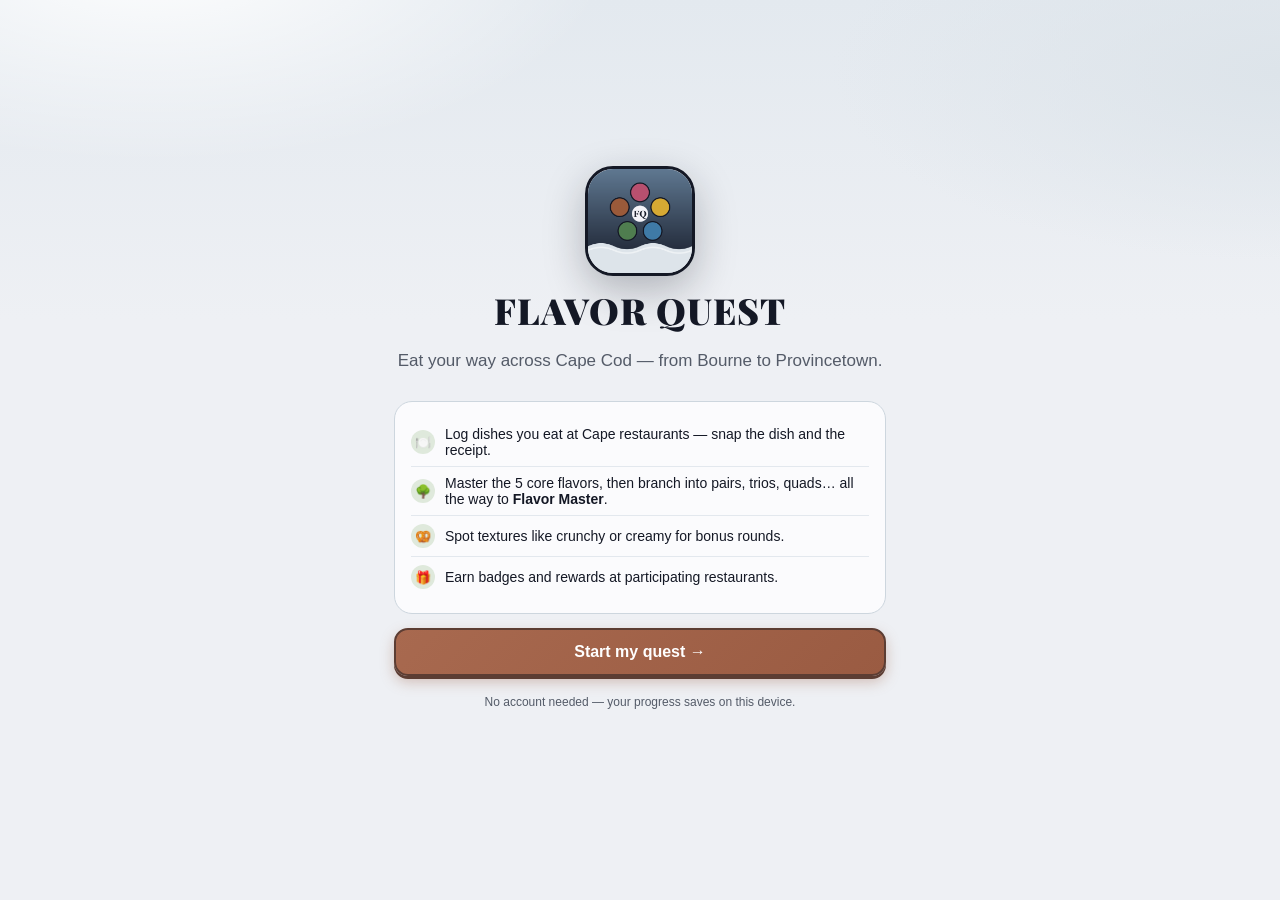
<file: index.html>
<!doctype html>
<html lang="en">
<head>
<meta charset="utf-8">
<meta name="viewport" content="width=device-width, initial-scale=1, viewport-fit=cover">
<title>Flavor Quest – Cape Cod</title>
<meta name="description" content="Eat your way across Cape Cod. Unlock the flavor tree, discover textures, earn badges and rewards.">
<meta name="theme-color" content="#141825">
<meta name="apple-mobile-web-app-capable" content="yes">
<meta name="mobile-web-app-capable" content="yes">
<meta name="apple-mobile-web-app-status-bar-style" content="black-translucent">
<meta name="apple-mobile-web-app-title" content="Flavor Quest">
<link rel="manifest" href="manifest.json">
<link rel="icon" href="icons/icon.svg" type="image/svg+xml">
<link rel="apple-touch-icon" href="icons/apple-touch-icon.png">
<link rel="preconnect" href="https://fonts.googleapis.com">
<link rel="preconnect" href="https://fonts.gstatic.com" crossorigin>
<link rel="stylesheet" href="https://fonts.googleapis.com/css2?family=Playfair+Display:ital,wght@0,700;0,900;1,700&display=swap">
<link rel="stylesheet" href="css/style.css?v=3">
</head>
<body>
<div id="app">
  <header class="topbar" id="topbar" hidden>
    <button class="me" id="meBtn" aria-label="Profile and settings">
      <span class="avatar sm" id="meAvatar"></span>
      <span class="me-text"><b id="meName"></b><small id="meLevel"></small></span>
    </button>
    <div class="xpwrap" aria-label="Experience">
      <div class="xpbar"><i id="xpFill"></i></div>
      <small id="xpText"></small>
    </div>
  </header>

  <main id="view" class="view"></main>

  <nav class="bottomnav" id="bottomnav" hidden>
    <button data-tab="home"><span class="ni">🗺️</span><span>Map</span></button>
    <button data-tab="tree"><span class="ni">🌳</span><span>Tree</span></button>
    <button data-tab="log" class="log-btn"><span class="ni plus">＋</span><span>Log</span></button>
    <button data-tab="journal"><span class="ni">📔</span><span>Journal</span></button>
    <button data-tab="rewards"><span class="ni">🏆</span><span>Rewards</span></button>
  </nav>
</div>

<div class="sheet-backdrop" id="sheetBackdrop" hidden></div>
<section class="sheet" id="sheet" role="dialog" aria-modal="true" hidden>
  <div class="sheet-grip"></div>
  <button class="sheet-close" id="sheetClose" aria-label="Close">✕</button>
  <div id="sheetBody"></div>
</section>
<div id="toasts" class="toasts" aria-live="polite"></div>
<div id="confetti" class="confetti" aria-hidden="true"></div>

<script src="js/avatar-studio.js?v=3"></script>
<script src="js/app.js?v=3"></script>
</body>
</html>
</file>
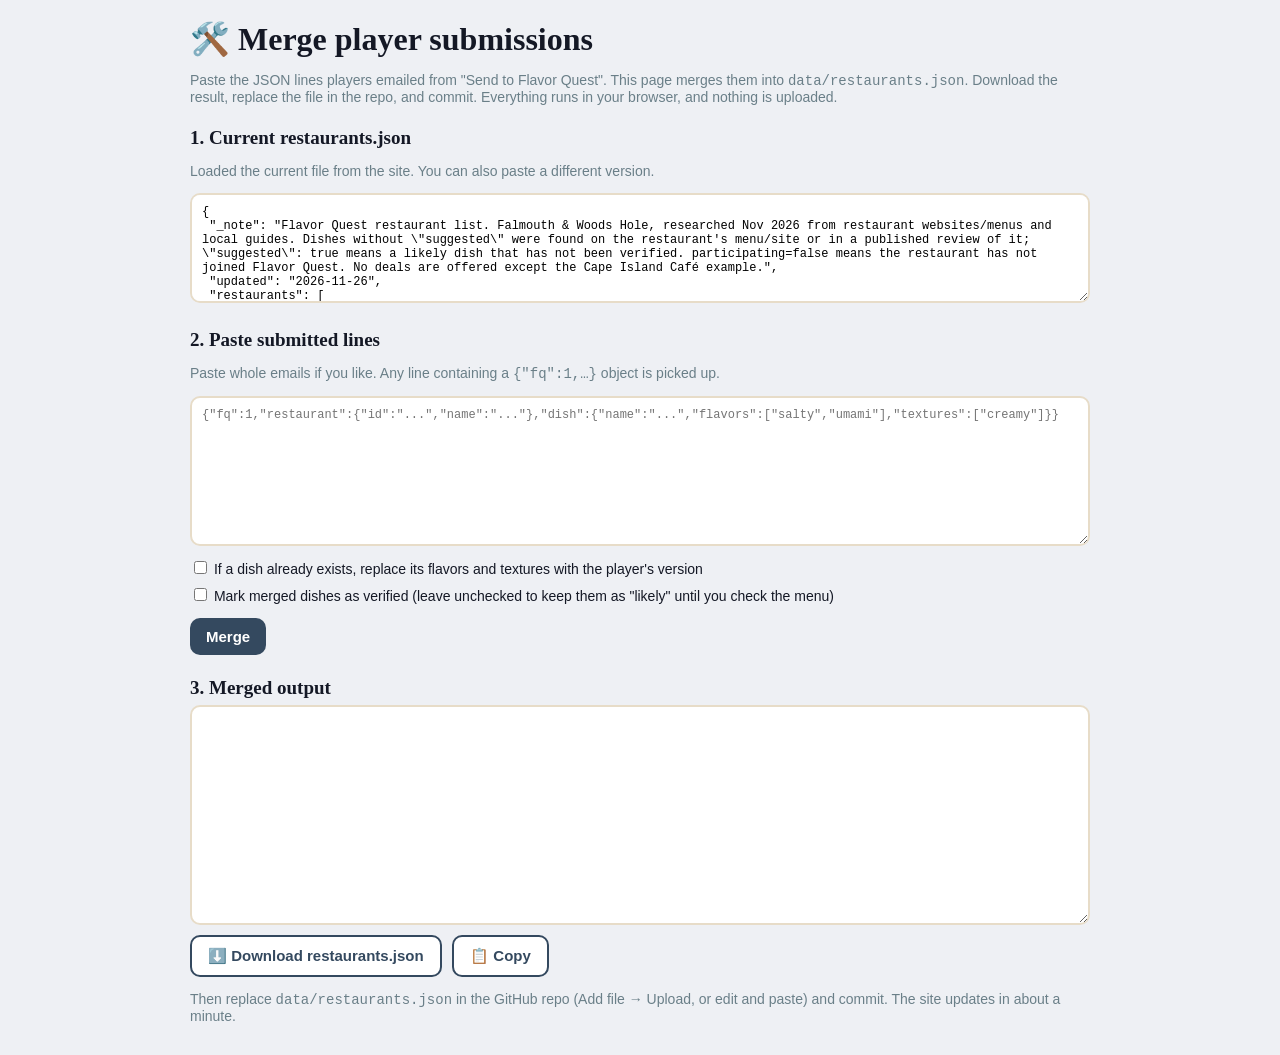
<file: admin.html>
<!doctype html>
<html lang="en">
<head>
<meta charset="utf-8">
<meta name="viewport" content="width=device-width, initial-scale=1">
<meta name="robots" content="noindex,nofollow">
<title>Flavor Quest – Admin: merge player submissions</title>
<link rel="icon" href="icons/icon.svg" type="image/svg+xml">
<style>
  body{font-family:-apple-system,BlinkMacSystemFont,"Segoe UI",Roboto,Arial,sans-serif;margin:0;background:#eef0f4;color:#141825}
  main{max-width:900px;margin:0 auto;padding:20px}
  h1{font-family:Georgia,serif;margin:0 0 4px} h2{font-family:Georgia,serif;font-size:19px;margin:22px 0 6px}
  .muted{color:#6a7f88;font-size:14px}
  textarea{width:100%;box-sizing:border-box;min-height:150px;font:12px ui-monospace,Menlo,monospace;border:2px solid #e7dcc8;border-radius:10px;padding:10px;background:#fff}
  #current{min-height:110px} #out{min-height:220px}
  button,.btn{display:inline-block;padding:10px 16px;border-radius:10px;border:0;background:#34495f;color:#fff;font-weight:700;cursor:pointer;font-size:15px;text-decoration:none;margin:6px 6px 0 0}
  button.ghost{background:#fff;color:#34495f;border:2px solid #34495f}
  label.opt{display:block;margin:8px 0;font-size:14px}
  ol{padding-left:20px} li{margin:4px 0;font-size:14px}
  .ok{color:#3d7b14} .warn{color:#a26b00} .bad{color:#c23a2b}
  .card{background:#fff;border-radius:14px;padding:14px;box-shadow:0 4px 14px rgba(8,59,78,.1);margin-top:12px}
</style>
</head>
<body>
<main>
  <h1>🛠️ Merge player submissions</h1>
  <p class="muted">Paste the JSON lines players emailed from "Send to Flavor Quest". This page merges them into <code>data/restaurants.json</code>. Download the result, replace the file in the repo, and commit. Everything runs in your browser, and nothing is uploaded.</p>

  <h2>1. Current restaurants.json</h2>
  <p class="muted" id="curStatus">Loading the live file…</p>
  <textarea id="current" spellcheck="false"></textarea>

  <h2>2. Paste submitted lines</h2>
  <p class="muted">Paste whole emails if you like. Any line containing a <code>{"fq":1,…}</code> object is picked up.</p>
  <textarea id="lines" spellcheck="false" placeholder='{"fq":1,"restaurant":{"id":"...","name":"..."},"dish":{"name":"...","flavors":["salty","umami"],"textures":["creamy"]}}'></textarea>
  <label class="opt"><input type="checkbox" id="overwrite"> If a dish already exists, replace its flavors and textures with the player's version</label>
  <label class="opt"><input type="checkbox" id="markVerified"> Mark merged dishes as verified (leave unchecked to keep them as "likely" until you check the menu)</label>
  <button id="merge">Merge</button>

  <div class="card" id="report" hidden><h2 style="margin-top:0">Result</h2><ol id="log"></ol></div>

  <h2>3. Merged output</h2>
  <textarea id="out" spellcheck="false" readonly></textarea>
  <button id="download" class="ghost">⬇️ Download restaurants.json</button>
  <button id="copy" class="ghost">📋 Copy</button>
  <p class="muted">Then replace <code>data/restaurants.json</code> in the GitHub repo (Add file → Upload, or edit and paste) and commit. The site updates in about a minute.</p>
</main>
<script>
(function(){
  var $ = function(id){ return document.getElementById(id); };
  var FIDS = ['sweet','sour','salty','bitter','umami'];
  var TEX = ['crunchy','creamy','chewy','crispy','tender','flaky','juicy','fizzy','silky','spicy-hot'];
  var norm = function(s){ return String(s||'').toLowerCase().normalize('NFD').replace(/[\u0300-\u036f]/g,'').replace(/\b(the|restaurant|cafe|bar|and|grill|pub)\b/g,'').replace(/[^a-z0-9]/g,''); };
  var slug = function(s){ return String(s||'').toLowerCase().normalize('NFD').replace(/[\u0300-\u036f]/g,'').replace(/[^a-z0-9]+/g,'-').replace(/^-|-$/g,'').slice(0,50); };
  fetch('data/restaurants.json', { cache: 'no-cache' }).then(function(r){ return r.text(); }).then(function(t){ $('current').value = t; $('curStatus').textContent = 'Loaded the current file from the site. You can also paste a different version.'; })
    .catch(function(){ $('curStatus').textContent = 'Could not load automatically. Paste the contents of data/restaurants.json here.'; });

  function extract(text){
    var out = [];
    text.split(/\r?\n/).forEach(function(line){
      var i = line.indexOf('{'); if (i < 0) return;
      var j = line.lastIndexOf('}'); if (j <= i) return;
      try { var o = JSON.parse(line.slice(i, j + 1)); if (o && o.fq && o.restaurant && o.dish) out.push(o); } catch (e) {}
    });
    return out;
  }
  $('merge').onclick = function(){
    var log = $('log'); log.innerHTML = ''; $('report').hidden = false;
    var add = function(cls, msg){ var li = document.createElement('li'); li.className = cls; li.textContent = msg; log.appendChild(li); };
    var data;
    try { data = JSON.parse($('current').value); } catch (e) { add('bad', 'Current restaurants.json is not valid JSON: ' + e.message); return; }
    var list = data.restaurants || (data.restaurants = []);
    var subs = extract($('lines').value);
    if (!subs.length) { add('bad', 'No submission lines found.'); return; }
    var overwrite = $('overwrite').checked, verified = $('markVerified').checked;
    var nNewR = 0, nNewD = 0, nUpd = 0, nSkip = 0;
    subs.forEach(function(s){
      var sr = s.restaurant, sd = s.dish;
      var flavors = FIDS.filter(function(f){ return (sd.flavors||[]).indexOf(f) >= 0; });
      var textures = (sd.textures||[]).filter(function(t){ return TEX.indexOf(t) >= 0; });
      if (!sr.name || !sd.name || !flavors.length) { add('bad', 'Skipped an incomplete line (' + (sd.name||'?') + ')'); nSkip++; return; }
      var r = list.find(function(x){ return x.id === sr.id; }) || list.find(function(x){ return norm(x.name) === norm(sr.name) && (!sr.village || !x.village || x.village === sr.village || x.town === sr.town); });
      if (!r) {
        var id = sr.id && !/^custom-/.test(sr.id) ? (/^osm-/.test(sr.id) ? slug(sr.name + ' ' + (sr.village || sr.town || '')) : sr.id) : slug(sr.name + ' ' + (sr.village || sr.town || ''));
        while (list.some(function(x){ return x.id === id; })) id += '-2';
        r = { id: id, name: sr.name, town: sr.town || 'Falmouth', village: sr.village || '', address: sr.address || '', lat: sr.lat || null, lng: sr.lng || null,
              cuisine: sr.cuisine || '', website: sr.website || '', participating: false, featured: false, addedFrom: 'player submission' + (sr.osm ? ' (OSM ' + sr.osm + ')' : ''), dishes: [] };
        list.push(r); nNewR++; add('ok', 'New restaurant: ' + r.name + ' (id ' + r.id + ')');
      }
      r.dishes = r.dishes || [];
      var d = r.dishes.find(function(x){ return norm(x.name) === norm(sd.name); });
      if (d) {
        if (overwrite) { d.flavors = flavors; d.textures = textures; d.playerConfirmed = true; if (verified) delete d.suggested; nUpd++; add('warn', 'Updated ' + d.name + ' @ ' + r.name + ' → ' + flavors.join('+')); }
        else { d.playerConfirmed = true; nSkip++; add('', 'Already listed: ' + d.name + ' @ ' + r.name + ' (kept existing tags; marked player-confirmed)'); }
      } else {
        var nd = { name: sd.name, flavors: flavors, textures: textures };
        if (!verified) nd.suggested = true;
        nd.playerConfirmed = true;
        r.dishes.push(nd); nNewD++; add('ok', 'Added dish: ' + sd.name + ' @ ' + r.name + ' → ' + flavors.join('+'));
      }
    });
    data.updated = new Date().toISOString().slice(0, 10);
    $('out').value = JSON.stringify(data, null, 1);
    add('', 'Summary: ' + subs.length + ' lines · ' + nNewR + ' new restaurants · ' + nNewD + ' new dishes · ' + nUpd + ' updated · ' + nSkip + ' unchanged/skipped');
  };
  $('download').onclick = function(){
    if (!$('out').value) return alert('Merge first.');
    var a = document.createElement('a'); a.href = URL.createObjectURL(new Blob([$('out').value], { type: 'application/json' })); a.download = 'restaurants.json';
    document.body.appendChild(a); a.click(); setTimeout(function(){ a.remove(); }, 500);
  };
  $('copy').onclick = function(){ $('out').select(); try { navigator.clipboard.writeText($('out').value); } catch (e) { document.execCommand('copy'); } };
})();
</script>
</body>
</html>
</file>
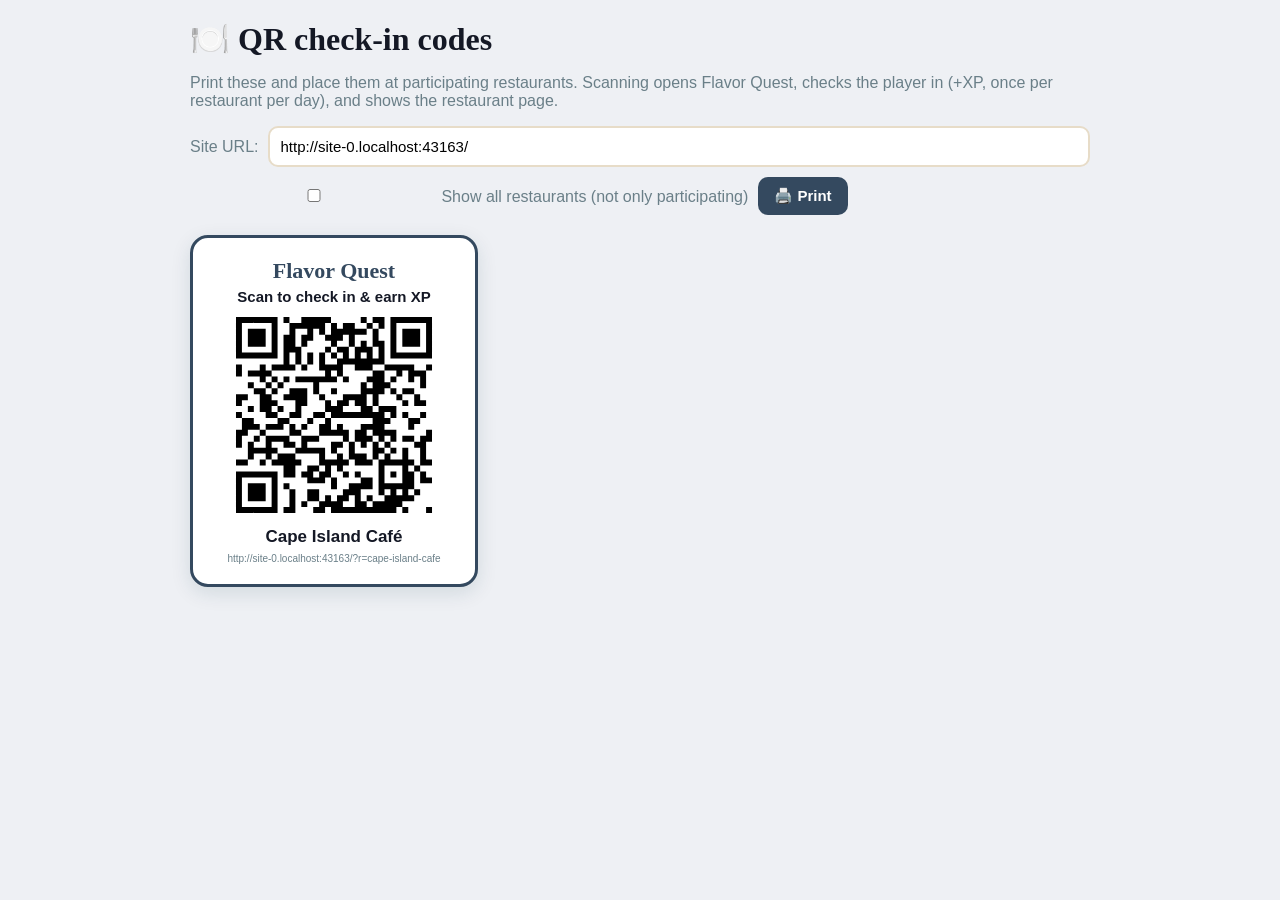
<file: qr.html>
<!doctype html>
<html lang="en">
<head>
<meta charset="utf-8">
<meta name="viewport" content="width=device-width, initial-scale=1">
<title>Flavor Quest – Printable QR check-in codes</title>
<link rel="icon" href="icons/icon.svg" type="image/svg+xml">
<style>
  body{font-family:-apple-system,BlinkMacSystemFont,"Segoe UI",Roboto,Arial,sans-serif;margin:0;background:#eef0f4;color:#141825}
  header{padding:20px;max-width:900px;margin:0 auto}
  h1{font-family:Georgia,serif;margin:0 0 6px}
  .muted{color:#6a7f88}
  .bar{display:flex;gap:10px;flex-wrap:wrap;align-items:center;margin-top:12px}
  .bar input{flex:1;min-width:240px;padding:10px;border-radius:10px;border:2px solid #e7dcc8;font-size:15px}
  button{padding:10px 16px;border-radius:10px;border:0;background:#34495f;color:#fff;font-weight:700;cursor:pointer;font-size:15px}
  .grid{display:grid;grid-template-columns:repeat(auto-fill,minmax(260px,1fr));gap:18px;padding:0 20px 40px;max-width:900px;margin:0 auto}
  .tent{background:#fff;border-radius:18px;padding:20px;text-align:center;box-shadow:0 6px 20px rgba(8,59,78,.12);break-inside:avoid;page-break-inside:avoid;border:3px solid #34495f}
  .tent .brand{font-family:Georgia,serif;font-weight:700;color:#34495f;font-size:22px}
  .tent .cta{font-weight:800;font-size:15px;margin:4px 0 10px}
  .tent .qr svg,.tent .qr img{width:200px;height:200px}
  .tent .name{font-weight:800;font-size:17px;margin-top:8px}
  .tent .url{font-size:10px;color:#6a7f88;word-break:break-all;margin-top:6px}
  .tent .sample{display:inline-block;background:#efefef;color:#777;font-size:11px;font-weight:700;padding:2px 8px;border-radius:10px;margin-top:6px}
  @media print{header .bar,header p{display:none}body{background:#fff}.tent{box-shadow:none}}
</style>
</head>
<body>
<header>
  <h1>🍽️ QR check-in codes</h1>
  <p class="muted">Print these and place them at participating restaurants. Scanning opens Flavor Quest, checks the player in (+XP, once per restaurant per day), and shows the restaurant page.</p>
  <div class="bar"><label class="muted" for="base">Site URL:</label><input id="base"><label class="muted"><input type="checkbox" id="all"> Show all restaurants (not only participating)</label><button onclick="window.print()">🖨️ Print</button></div>
</header>
<div class="grid" id="grid"></div>
<script src="js/qrcode.js"></script>
<script>
(function(){
  var baseInput = document.getElementById('base');
  baseInput.value = location.href.replace(/qr\.html.*$/, '');
  var list = [];
  function draw(){
    var base = baseInput.value.trim();
    if (base && !/\/$/.test(base)) base += '/';
    document.getElementById('grid').innerHTML = list.filter(function(r){ return document.getElementById('all').checked || r.participating; }).map(function(r){
      var url = base + '?r=' + encodeURIComponent(r.id);
      var qr = qrcode(0, 'M'); qr.addData(url); qr.make();
      var esc = function(s){ return String(s).replace(/[&<>"]/g, function(c){ return {'&':'&amp;','<':'&lt;','>':'&gt;','"':'&quot;'}[c]; }); };
      return '<div class="tent"><div class="brand">Flavor Quest</div><div class="cta">Scan to check in &amp; earn XP</div>' +
        '<div class="qr">' + qr.createSvgTag({ cellSize: 6, margin: 2, scalable: true }) + '</div>' +
        '<div class="name">' + esc(r.name) + '</div>' + (r.participating ? '' : '<div class="sample">Not yet participating</div>') +
        '<div class="url">' + esc(url) + '</div></div>';
    }).join('');
  }
  baseInput.addEventListener('input', draw); document.getElementById('all').addEventListener('change', draw);
  fetch('data/restaurants.json', { cache: 'no-cache' }).then(function(r){ return r.json(); }).then(function(d){ list = d.restaurants || []; draw(); })
    .catch(function(){ document.getElementById('grid').innerHTML = '<p>Could not load data/restaurants.json (open this page from a web server).</p>'; });
})();
</script>
</body>
</html>
</file>
<file: css/style.css>
:root{
  /* Round 3: Syren Harbour palette (sampled from the animated logo, see /workspace/flavor-quest-ref/palette.json) */
  --navy:#141825; --navy-2:#2c313b; --slate:#61636c; --steel:#909ead; --sky:#c0cdd4; --mist:#dde4ea; --cloud:#efeff3; --cloud-2:#f4f4f9;
  --bronze:#c4927b; --bronze-dk:#7e574b; --palm:#41514e; --palm-dk:#2a3734; --brass:#d8b46a;
  --sea:#34495f; --sea-2:#5f7891; --sea-dark:#1f2b3a; --sand:#eef0f4; --sand-2:#dde4ea; --card:#fbfbfd;
  --ink:#141825; --muted:#545b68; --line:#cdd6de; --coral:#9a5b42; --gold:#c99a3e;
  --sweet:#b8506f; --sour:#d6a933; --salty:#3f7aa6; --bitter:#4f7d4f; --umami:#9a5a3a;
  --radius:18px; --shadow:0 6px 20px rgba(20,24,37,.12); --shadow-lg:0 14px 40px rgba(20,24,37,.28);
  --safe-b:env(safe-area-inset-bottom,0px); --safe-t:env(safe-area-inset-top,0px);
  --nav-h:68px;
  --serif:"Playfair Display",Georgia,"Times New Roman",serif;
  --rope:repeating-linear-gradient(135deg,var(--steel) 0 5px,var(--navy-2) 5px 7px,var(--sky) 7px 11px,var(--navy-2) 11px 13px);
}
*{box-sizing:border-box;-webkit-tap-highlight-color:transparent}
html,body{margin:0;padding:0}
body{font-family:-apple-system,BlinkMacSystemFont,"SF Pro Rounded","Segoe UI",Roboto,"Helvetica Neue",Arial,sans-serif;
  color:var(--ink);background:var(--sand);min-height:100vh;min-height:100dvh;-webkit-font-smoothing:antialiased;
  background-image:radial-gradient(ellipse 60% 40% at 12% -6%,#ffffff 0,transparent 60%),radial-gradient(ellipse 50% 30% at 100% 8%,#dde4ea 0,transparent 70%),linear-gradient(180deg,#e3e9ef 0,#eef0f4 320px)}
h1,h2,h3{font-family:var(--serif);font-weight:900;letter-spacing:0;margin:0 0 .4em;color:var(--navy)}
h1{font-size:30px} h2{font-size:22px} h3{font-size:17px}
p{line-height:1.45;margin:.3em 0 .8em}
small,.muted{color:var(--muted)}
button{font:inherit;color:inherit;cursor:pointer;border:0;background:none}
input,select,textarea{font:inherit;font-size:16px;color:var(--ink)}
[hidden]{display:none!important}
#app{max-width:520px;margin:0 auto;min-height:100vh;min-height:100dvh;position:relative}

/* top bar */
.topbar{position:sticky;top:0;z-index:20;display:flex;align-items:center;gap:12px;padding:calc(10px + var(--safe-t)) 14px 10px;
  background:rgba(20,24,37,.94);backdrop-filter:blur(12px);-webkit-backdrop-filter:blur(12px);border-bottom:1px solid rgba(144,158,173,.35)}
.me{display:flex;align-items:center;gap:8px;text-align:left;padding:2px;border-radius:30px}
.me-text{display:flex;flex-direction:column;line-height:1.1}
.me-text b{font-size:15px;max-width:120px;overflow:hidden;text-overflow:ellipsis;white-space:nowrap}
.me-text small{font-size:12px}
.xpwrap{flex:1;display:flex;flex-direction:column;align-items:flex-end;gap:3px}
.xpbar{width:100%;height:10px;border-radius:10px;background:#3a4253;overflow:hidden}
.xpbar i{display:block;height:100%;width:0;border-radius:10px;background:linear-gradient(90deg,var(--gold),var(--coral));transition:width .8s cubic-bezier(.2,.8,.2,1)}
.xpwrap small{font-size:11px;font-weight:600}

.view{padding:14px 14px calc(var(--nav-h) + var(--safe-b) + 24px)}
.view.onboard{padding-bottom:30px}
.view > *{animation:rise .35s ease both}
@keyframes rise{from{opacity:0;transform:translateY(10px)}to{opacity:1;transform:none}}

/* bottom nav */
.bottomnav{position:fixed;left:50%;transform:translateX(-50%);bottom:0;z-index:30;width:100%;max-width:520px;display:grid;grid-template-columns:repeat(5,1fr);
  padding:6px 6px calc(6px + var(--safe-b));background:rgba(255,255,255,.94);backdrop-filter:blur(14px);-webkit-backdrop-filter:blur(14px);
  border-top:1px solid var(--line);box-shadow:0 -6px 24px rgba(20,24,37,.08)}
.bottomnav button{display:flex;flex-direction:column;align-items:center;gap:2px;font-size:11px;font-weight:600;color:var(--muted);padding:6px 0;border-radius:14px;transition:color .2s,transform .15s}
.bottomnav button .ni{font-size:21px;line-height:1;transition:transform .25s}
.bottomnav button.active{color:var(--sea)}
.bottomnav button.active .ni{transform:translateY(-2px) scale(1.12)}
.bottomnav button:active{transform:scale(.94)}
.bottomnav .log-btn .plus{display:grid;place-items:center;width:44px;height:44px;margin-top:-22px;border-radius:50%;color:#fff;font-size:26px;font-weight:700;
  background:linear-gradient(135deg,var(--coral),var(--gold));box-shadow:0 6px 16px rgba(154,91,66,.45);border:3px solid #fff}
.bottomnav .log-btn.active .plus{transform:translateY(-2px) rotate(90deg)}

/* cards & buttons */
.card{background:var(--card);border-radius:var(--radius);box-shadow:var(--shadow);padding:16px;margin-bottom:14px}
.card.flat{box-shadow:none;border:1px solid var(--line)}
.hero{background:linear-gradient(140deg,var(--sea) 0%,var(--sea-2) 100%);color:#fff;position:relative;overflow:hidden}
.hero h1,.hero h2{color:#fff}
.hero p{color:#dde4ea}
.hero::after{content:"";position:absolute;left:-10%;right:-10%;bottom:-30px;height:60px;background:radial-gradient(ellipse at center,rgba(255,255,255,.18) 0,transparent 70%)}
.btn{display:inline-flex;align-items:center;justify-content:center;gap:8px;padding:13px 20px;border-radius:14px;font-weight:700;font-size:16px;
  background:var(--sea);color:#fff;box-shadow:0 4px 12px rgba(20,24,37,.3);transition:transform .12s,box-shadow .2s,opacity .2s;text-decoration:none}
.btn:active{transform:scale(.97)}
.btn.block{display:flex;width:100%}
.btn.coral{background:linear-gradient(135deg,var(--coral),#ff8f4f);box-shadow:0 4px 14px rgba(154,91,66,.4)}
.btn.ghost{background:transparent;color:var(--sea);box-shadow:none;border:2px solid var(--sea)}
.btn.light{background:#fff;color:var(--sea)}
.btn.small{padding:8px 12px;font-size:14px;border-radius:11px}
.btn[disabled],.btn.disabled{opacity:.45;pointer-events:none}
.row{display:flex;gap:10px;align-items:center}
.row.wrap{flex-wrap:wrap}
.spread{display:flex;justify-content:space-between;align-items:center;gap:10px}
.section-title{display:flex;justify-content:space-between;align-items:baseline;margin:20px 2px 10px}
.section-title h2{margin:0}
.pill{display:inline-flex;align-items:center;gap:4px;padding:4px 10px;border-radius:30px;font-size:12px;font-weight:700;background:#e3e9ef;color:var(--sea)}
.pill.gold{background:#f3e7cc;color:#6e4f12}
.pill.green{background:#dfe9dc;color:#33573a}
.pill.gray{background:#efefef;color:#777}
.pill.coral{background:#f1ddd6;color:#8a3a2b}

/* avatars */
.avatar{display:inline-grid;place-items:center;width:64px;height:64px;border-radius:50%;font-size:34px;line-height:1;flex:none;
  box-shadow:inset 0 -4px 0 rgba(0,0,0,.08),0 3px 8px rgba(0,0,0,.12);border:3px solid #fff}
.avatar.sm{width:40px;height:40px;font-size:21px;border-width:2px}
.avatar.lg{width:96px;height:96px;font-size:52px;border-width:4px}
.avatar-grid{display:grid;grid-template-columns:repeat(4,1fr);gap:12px;margin:14px 0}
.avatar-opt{display:flex;flex-direction:column;align-items:center;gap:6px;padding:10px 4px;border-radius:16px;border:2px solid transparent;font-size:12px;font-weight:600;transition:all .2s}
.avatar-opt.sel{border-color:var(--sea);background:#e3e9ef;transform:translateY(-2px)}

/* onboarding */
.onb{min-height:calc(100dvh - 60px);display:flex;flex-direction:column;justify-content:center;padding-top:calc(10px + var(--safe-t))}
.onb .logo{width:110px;height:110px;margin:0 auto 10px;border-radius:28px;box-shadow:var(--shadow-lg);display:block}
.onb .center{text-align:center}
.steps{display:flex;gap:6px;justify-content:center;margin:0 0 18px}
.steps i{width:28px;height:6px;border-radius:6px;background:#cdd6de}
.steps i.on{background:var(--sea)}
.field{display:block;margin:0 0 14px}
.field > span{display:block;font-weight:700;font-size:14px;margin-bottom:6px}
.field input[type=text],.field select,.field textarea{width:100%;padding:13px 14px;border-radius:13px;border:2px solid var(--line);background:#fff;outline:none;transition:border-color .2s;-webkit-appearance:none;appearance:none}
.field select{background-image:linear-gradient(45deg,transparent 50%,var(--muted) 50%),linear-gradient(135deg,var(--muted) 50%,transparent 50%);background-position:calc(100% - 20px) 55%,calc(100% - 14px) 55%;background-size:6px 6px;background-repeat:no-repeat}
.field input:focus,.field select:focus{border-color:var(--sea-2)}
.hint{font-size:13px;color:var(--muted);margin-top:4px}

/* flavor chips */
.chips{display:flex;flex-wrap:wrap;gap:8px}
.chip{padding:9px 14px;border-radius:30px;border:2px solid var(--line);background:#fff;font-weight:700;font-size:14px;transition:all .18s;user-select:none}
.chip:active{transform:scale(.95)}
.chip.on{color:#fff;border-color:transparent;box-shadow:0 3px 10px rgba(0,0,0,.15)}
.chip.tex.on{background:var(--sea)}
.flavor-big{display:grid;grid-template-columns:1fr 1fr;gap:10px;margin:12px 0}
.flavor-big button{padding:16px 10px;border-radius:16px;color:#fff;font-weight:800;font-size:17px;text-align:left;box-shadow:var(--shadow);border:3px solid transparent;transition:all .2s;position:relative}
.flavor-big button small{display:block;color:rgba(255,255,255,.92);font-weight:600;font-size:12px;margin-top:2px}
.flavor-big button.sel{border-color:var(--ink);transform:scale(1.03)}
.flavor-big button:last-child:nth-child(odd){grid-column:span 2}
.dot{display:inline-block;width:10px;height:10px;border-radius:50%;vertical-align:middle}

/* map */
.mapcard{padding:10px 10px 14px;background:linear-gradient(180deg,#c0cdd4 0%,#a9b8c6 100%);position:relative;overflow:hidden}
.mapcard svg{width:100%;height:auto;display:block}
.mapcard .maplabel{position:absolute;top:12px;left:14px;font-family:var(--serif);font-weight:700;color:var(--sea-dark);font-size:15px}
.town circle.pin{fill:#fff;stroke:var(--sea);stroke-width:2;transition:all .4s}
.town.lit circle.pin{fill:var(--coral);stroke:#fff;stroke-width:2.5}
.town.lit circle.glow{animation:glow 2.2s ease-in-out infinite}
.town text{font-size:10px;font-weight:700;fill:var(--sea-dark);paint-order:stroke;stroke:#eef0f4;stroke-width:3px;stroke-linejoin:round}
.town.lit text{fill:#7e3d22}
.town .cnt{font-size:9px;fill:#fff;stroke:none;font-weight:800}
@keyframes glow{0%,100%{opacity:.15;transform:scale(1)}50%{opacity:.5;transform:scale(1.5)}}
.town circle.glow{fill:var(--coral);opacity:0;transform-box:fill-box;transform-origin:center}
.town{cursor:pointer}

.stats{display:grid;grid-template-columns:repeat(4,1fr);gap:8px;margin:12px 0}
.stat{background:#fff;border-radius:14px;padding:10px 6px;text-align:center;box-shadow:var(--shadow)}
.stat b{display:block;font-size:20px;font-family:var(--serif)}
.stat small{font-size:11px;font-weight:600}

/* restaurants list */
.rlist{display:flex;flex-direction:column;gap:10px}
.rcard{display:flex;gap:12px;align-items:center;background:#fff;border-radius:16px;padding:12px;box-shadow:var(--shadow);text-align:left;width:100%;transition:transform .15s}
.rcard:active{transform:scale(.98)}
.rcard .ricon{width:48px;height:48px;border-radius:14px;display:grid;place-items:center;font-size:24px;background:#e3e9ef;flex:none}
.rcard.featured .ricon{background:linear-gradient(135deg,#efdcae,#dcb39b)}
.rcard .rmeta{flex:1;min-width:0}
.rcard .rmeta b{display:block;font-size:15px}
.rcard .rmeta small{display:block;font-size:12px}
.rcard .chev{color:var(--muted);font-size:20px}

/* tree */
.tree{display:flex;flex-direction:column;gap:6px;position:relative}
.tier{background:rgba(255,255,255,.6);border:1px dashed var(--line);border-radius:18px;padding:10px 8px 12px;position:relative}
.tier-head{display:flex;justify-content:space-between;align-items:center;padding:0 4px 8px;font-size:12px;font-weight:800;color:var(--muted);text-transform:uppercase;letter-spacing:.06em}
.tier-nodes{display:flex;flex-wrap:wrap;justify-content:center;gap:8px}
.tier-arrow{text-align:center;color:#909ead;font-size:16px;line-height:1;margin:-2px 0}
.node{position:relative;width:62px;display:flex;flex-direction:column;align-items:center;gap:4px;font-size:10px;font-weight:700;text-align:center;line-height:1.1;transition:transform .2s}
.node:active{transform:scale(.92)}
.node .orb{width:52px;height:52px;border-radius:50%;position:relative;display:grid;place-items:center;border:3px solid #fff;box-shadow:0 3px 10px rgba(0,0,0,.15);transition:all .3s}
.node .orb .ic{font-size:18px;filter:drop-shadow(0 1px 1px rgba(0,0,0,.2))}
.node .lbl{color:var(--ink);min-height:22px}
.node.locked .orb{filter:grayscale(1) brightness(1.15);opacity:.45;box-shadow:none}
.node.locked .lbl{color:#a7a7a7}
.node.unlocked .orb{animation:pulse 2.4s ease-in-out infinite}
.node.complete .orb{border-color:var(--gold);box-shadow:0 0 0 3px rgba(201,154,62,.35),0 4px 14px rgba(201,154,62,.5)}
.node .prog{position:absolute;bottom:-6px;left:50%;transform:translateX(-50%);background:var(--ink);color:#fff;border-radius:10px;padding:1px 6px;font-size:10px;font-weight:800;white-space:nowrap}
.node.complete .prog{background:var(--gold);color:#2b210c}
.node.start .orb::after{content:"★";position:absolute;top:-8px;right:-6px;background:#fff;color:var(--gold);border-radius:50%;width:20px;height:20px;display:grid;place-items:center;font-size:13px;box-shadow:0 1px 4px rgba(0,0,0,.2)}
.node.master{width:96px}
.node.master .orb{width:78px;height:78px}
.node.master .orb .ic{font-size:32px}
.node.core{width:64px}
.node.core .orb{width:58px;height:58px}
@keyframes pulse{0%,100%{box-shadow:0 3px 10px rgba(0,0,0,.15),0 0 0 0 rgba(95,120,145,.45)}50%{box-shadow:0 3px 10px rgba(0,0,0,.15),0 0 0 7px rgba(95,120,145,0)}}
.legend{display:flex;flex-wrap:wrap;gap:10px;font-size:12px;color:var(--muted);margin:8px 2px 14px}
.legend span{display:inline-flex;align-items:center;gap:5px}
.legend i{width:12px;height:12px;border-radius:50%;display:inline-block}

/* progress */
.meter{height:12px;background:#dde4ea;border-radius:12px;overflow:hidden;margin:6px 0}
.meter i{display:block;height:100%;background:linear-gradient(90deg,var(--sea-2),var(--sea));border-radius:12px;transition:width .6s}
.req{display:flex;align-items:center;gap:10px;padding:8px 0;border-bottom:1px solid #e3e8ee;font-size:14px}
.req:last-child{border-bottom:0}
.req .ck{width:24px;height:24px;border-radius:50%;display:grid;place-items:center;background:#eee;font-size:13px;flex:none}
.req.ok .ck{background:#dfe9dc;color:#33573a}

/* log form */
.photo-pick{display:grid;grid-template-columns:1fr 1fr;gap:10px}
.photo-slot{position:relative;aspect-ratio:1;border-radius:16px;border:2px dashed #a9b8c6;background:#f6f8fa;display:flex;flex-direction:column;align-items:center;justify-content:center;gap:4px;
  font-size:13px;font-weight:700;color:var(--muted);overflow:hidden;text-align:center;padding:6px}
.photo-slot .big{font-size:30px}
.photo-slot img{position:absolute;inset:0;width:100%;height:100%;object-fit:cover}
.photo-slot input{position:absolute;inset:0;opacity:0;cursor:pointer;font-size:0}
.photo-slot .clear{position:absolute;top:6px;right:6px;z-index:2;background:rgba(0,0,0,.6);color:#fff;border-radius:50%;width:26px;height:26px;font-size:13px}
.preview-note{border-radius:14px;padding:10px 12px;font-size:14px;margin:4px 0 14px;background:#e3e9ef;color:var(--sea-dark)}
.preview-note.warn{background:#f3e7cc;color:#6e4f12}
.preview-note.bad{background:#f1ddd6;color:#7d2f22}

/* journal */
.jitem{display:flex;gap:12px;background:#fff;border-radius:16px;padding:10px;box-shadow:var(--shadow);margin-bottom:10px;text-align:left;width:100%}
.jitem .jimg{width:84px;height:84px;border-radius:12px;object-fit:cover;flex:none;background:#e3e8ee;display:grid;place-items:center;font-size:30px}
.jitem .jmeta{flex:1;min-width:0}
.jitem .jmeta b{display:block;font-size:15px}
.jitem .jmeta small{display:block;font-size:12px;margin:1px 0 5px}
.mini-flavors{display:flex;flex-wrap:wrap;gap:4px}
.mini-flavors span{font-size:10px;font-weight:800;color:#fff;border-radius:8px;padding:2px 7px}
.mini-flavors span.tx{background:#e3e9ef;color:var(--sea)}
.empty{text-align:center;padding:30px 20px;color:var(--muted)}
.empty .big{font-size:48px;display:block;margin-bottom:6px}
.detail-img{width:100%;border-radius:16px;margin:4px 0 10px;display:block}
.receipt-thumb{width:110px;border-radius:10px;border:1px solid var(--line)}

/* badges */
.badges{display:grid;grid-template-columns:repeat(4,1fr);gap:10px}
.badge{display:flex;flex-direction:column;align-items:center;gap:4px;text-align:center;font-size:10.5px;font-weight:700;line-height:1.15}
.badge .bi{width:56px;height:56px;border-radius:18px;display:grid;place-items:center;font-size:26px;background:linear-gradient(135deg,#f3e7cc,#ead2c4);box-shadow:var(--shadow);transform:rotate(-3deg)}
.badge:nth-child(even) .bi{transform:rotate(3deg)}
.badge.off .bi{background:#e3e8ee;filter:grayscale(1);opacity:.45;box-shadow:none}
.badge.off{color:#aaa}
.reward{display:flex;gap:12px;align-items:center;padding:12px 0;border-bottom:1px solid #e3e8ee}
.reward:last-child{border-bottom:0}
.reward .ri{width:44px;height:44px;border-radius:14px;display:grid;place-items:center;font-size:22px;background:#e3e9ef;flex:none}
.reward.on .ri{background:linear-gradient(135deg,#efdcae,#dcb39b)}
.reward .rt{flex:1}
.reward .rt b{display:block;font-size:14px}
.reward .rt small{font-size:12px}
.gift{border-radius:18px;padding:16px;color:#fff;background:linear-gradient(135deg,#1f2b3a,#34495f 60%,#5f7891);position:relative;overflow:hidden;margin-bottom:12px;box-shadow:var(--shadow)}
.gift::before{content:"";position:absolute;right:-30px;top:-30px;width:120px;height:120px;border-radius:50%;background:rgba(255,255,255,.12)}
.gift .gv{font-family:var(--serif);font-size:34px;font-weight:700;line-height:1}
.gift .gp{font-size:14px;opacity:.95}
.gift s{opacity:.7}
.gift .tag{position:absolute;top:12px;right:12px;background:var(--gold);color:#2b210c;font-size:11px;font-weight:800;padding:3px 9px;border-radius:20px}

/* sheet */
.sheet-backdrop{position:fixed;inset:0;background:rgba(14,18,28,.45);z-index:50;animation:fade .25s ease}
.sheet{position:fixed;left:50%;bottom:0;transform:translateX(-50%);width:100%;max-width:520px;max-height:88vh;max-height:88dvh;overflow-y:auto;-webkit-overflow-scrolling:touch;
  background:var(--sand);border-radius:24px 24px 0 0;z-index:60;padding:10px 18px calc(24px + var(--safe-b));box-shadow:var(--shadow-lg);animation:sheetUp .32s cubic-bezier(.2,.9,.25,1)}
.sheet-grip{width:44px;height:5px;border-radius:5px;background:#a9b8c6;margin:0 auto 10px}
.sheet-close{position:absolute;top:12px;right:14px;width:34px;height:34px;border-radius:50%;background:#dde4ea;font-size:15px;font-weight:700}
@keyframes sheetUp{from{transform:translate(-50%,100%)}to{transform:translate(-50%,0)}}
@keyframes fade{from{opacity:0}to{opacity:1}}

/* toasts */
.toasts{position:fixed;top:calc(12px + var(--safe-t));left:50%;transform:translateX(-50%);z-index:90;display:flex;flex-direction:column;gap:8px;width:min(92vw,440px);pointer-events:none}
.toast{background:var(--ink);color:#fff;padding:12px 14px;border-radius:14px;font-size:14px;font-weight:600;box-shadow:var(--shadow-lg);display:flex;gap:10px;align-items:center;animation:toastIn .4s cubic-bezier(.2,.9,.3,1.3) both}
.toast .ti{font-size:22px}
.toast.gold{background:linear-gradient(135deg,#f5b72d,#ff8f4f);color:#2b210c}
.toast.out{animation:toastOut .3s ease forwards}
@keyframes toastIn{from{opacity:0;transform:translateY(-20px) scale(.9)}to{opacity:1;transform:none}}
@keyframes toastOut{to{opacity:0;transform:translateY(-14px)}}

/* confetti */
.confetti{position:fixed;inset:0;pointer-events:none;z-index:95;overflow:hidden}
.confetti i{position:absolute;top:-20px;width:9px;height:14px;border-radius:2px;animation:fall linear forwards}
@keyframes fall{0%{transform:translate3d(0,0,0) rotate(0)}100%{transform:translate3d(var(--dx),110vh,0) rotate(var(--rot))}}
.celebrate{text-align:center;padding:10px 0}
.celebrate .bigicon{font-size:70px;display:block;animation:pop .6s cubic-bezier(.2,.9,.3,1.5) both}
@keyframes pop{from{transform:scale(0) rotate(-30deg)}to{transform:none}}

.settings-list .btn{margin-bottom:10px}
.footer-note{font-size:12px;color:var(--muted);text-align:center;margin:18px 0 0}
a{color:var(--sea)}
@media (min-width:521px){body{padding-top:0}}
@media (prefers-reduced-motion:reduce){*{animation-duration:.01ms!important;transition-duration:.01ms!important}}
.gift small{color:#dde4ea}

/* round 2: dishes, combos, nearby, contribute */
details.village{background:rgba(255,255,255,.6);border:1px solid var(--line);border-radius:16px;margin:10px 0;padding:0 10px}
details.village summary{list-style:none;cursor:pointer;padding:13px 4px;display:flex;justify-content:space-between;align-items:center;font-size:15px}
details.village summary::-webkit-details-marker{display:none}
details.village summary::after{content:"▾";color:var(--muted);transition:transform .2s}
details.village[open] summary::after{transform:rotate(180deg)}
details.village .rlist{padding-bottom:10px}
.combo{background:#fff;border-radius:16px;padding:10px 12px;margin:10px 0;box-shadow:var(--shadow)}
.combo-head{display:flex;align-items:center;gap:8px;padding-bottom:6px;border-bottom:1px solid #e3e8ee;margin-bottom:2px}
.combo-head a{color:var(--ink);text-decoration:none;flex:1}
.combo-head small{font-size:11px;font-weight:700;color:var(--muted)}
.orb-mini{width:18px;height:18px;border-radius:50%;flex:none;border:2px solid #fff;box-shadow:0 1px 3px rgba(0,0,0,.2)}
.dishrow{display:flex;align-items:center;gap:10px;padding:9px 0;border-bottom:1px solid #e6ebf0}
.dishrow:last-child{border-bottom:0}
.dr-main{flex:1;min-width:0;display:flex;flex-direction:column;gap:3px}
.dr-main b{font-size:14px}
.dr-main small{font-size:11.5px;color:var(--muted)}
.dr-act{display:flex;gap:6px;flex:none}
.dr-act .btn.small{padding:7px 11px;font-size:13px}
.where .dishrow{background:#fff;border-radius:12px;padding:9px 10px;margin-bottom:6px;border:0;box-shadow:var(--shadow)}
.selgrid{display:grid;grid-template-columns:1fr 1fr;gap:8px}
.sel{width:100%;padding:11px 12px;border-radius:12px;border:2px solid var(--line);background:#fff;font-size:15px;-webkit-appearance:none;appearance:none;
  background-image:linear-gradient(45deg,transparent 50%,var(--muted) 50%),linear-gradient(135deg,var(--muted) 50%,transparent 50%);background-position:calc(100% - 18px) 55%,calc(100% - 12px) 55%;background-size:6px 6px;background-repeat:no-repeat}
.sel:focus{border-color:var(--sea-2);outline:none}
.codebox{width:100%;min-height:90px;font:12px ui-monospace,Menlo,monospace;border-radius:10px;border:1px solid var(--line);padding:8px;background:#fff}
.spinner{display:inline-block;width:16px;height:16px;border:3px solid #c0cdd4;border-top-color:var(--sea);border-radius:50%;animation:spin .8s linear infinite;vertical-align:middle;margin-right:6px}
@keyframes spin{to{transform:rotate(360deg)}}
.nearcard{padding:12px 14px}
.nearcard a{color:var(--ink);text-decoration:none}
.rcard.newspot{cursor:default}
.rcard.newspot .btn{flex:none}
.rcard .rmeta small .dot{width:8px;height:8px}
.view.noanim > *{animation:none}


/* ===== Round 3: Syren Harbour theme (vintage nautical illustration) ===== */
.topbar{color:var(--cloud);border-bottom:0;box-shadow:0 2px 0 var(--navy)}
.topbar::after{content:"";position:absolute;left:0;right:0;bottom:-6px;height:6px;background:var(--rope);opacity:.9}
.topbar .me-text b{color:#fff}
.topbar .me-text small,.topbar .xpwrap small{color:var(--sky)}
.xpbar{background:#3a4253;box-shadow:inset 0 0 0 1px rgba(192,205,212,.25)}
.xpbar i{background:linear-gradient(90deg,var(--brass),var(--bronze))}
.bottomnav{background:rgba(20,24,37,.96);border-top:0;box-shadow:0 -2px 0 var(--navy),0 -8px 24px rgba(20,24,37,.25)}
.bottomnav::before{content:"";position:absolute;left:0;right:0;top:-6px;height:6px;background:var(--rope)}
.bottomnav button{color:#a9b8c6}
.bottomnav button.active{color:#fff}
.bottomnav button.active span:last-child{text-decoration:underline;text-decoration-color:var(--brass);text-underline-offset:3px;text-decoration-thickness:2px}
.bottomnav .log-btn .plus{background:linear-gradient(135deg,var(--bronze),var(--coral));border-color:var(--cloud);box-shadow:0 6px 16px rgba(154,91,66,.5)}
.card{border:1px solid rgba(144,158,173,.35)}
.hero{background:radial-gradient(ellipse 70% 45% at 85% 0%,rgba(244,244,249,.22) 0,transparent 70%),radial-gradient(ellipse 50% 35% at 0% 10%,rgba(244,244,249,.14) 0,transparent 70%),linear-gradient(160deg,#4f5d72 0%,#34495f 55%,#1f2b3a 100%);
  border:3px solid var(--navy);box-shadow:inset 0 0 0 3px rgba(192,205,212,.55),var(--shadow)}
.hero h1,.hero h2{color:#fff}
.hero p,.hero small{color:var(--mist)}
.btn{background:var(--sea);box-shadow:0 3px 0 var(--navy),0 6px 14px rgba(20,24,37,.25);border:2px solid var(--navy)}
.btn.coral{background:linear-gradient(135deg,#a8694f,var(--coral));border-color:#5c3d33;box-shadow:0 3px 0 #5c3d33,0 6px 14px rgba(154,91,66,.35)}
.btn.ghost{background:transparent;color:var(--sea);border:2px solid var(--sea);box-shadow:none}
.btn.light{background:var(--cloud-2);color:var(--navy);border-color:var(--navy)}
.pill{background:#e3e9ef;color:var(--sea)}
.pill.navy{background:var(--navy);color:#fff}
.pill.gold{background:#f3e7cc;color:#6e4f12}
.rcard{border:1px solid rgba(144,158,173,.35)}
.rcard.featured{border:2px solid var(--navy);box-shadow:inset 0 0 0 2px var(--mist),var(--shadow)}
.rcard.featured .ricon{background:linear-gradient(135deg,var(--mist),var(--steel));border:2px solid var(--navy)}
.section-title h2{display:inline-block;position:relative;padding:4px 18px;background:linear-gradient(180deg,var(--mist),var(--sky));border:2px solid var(--navy);font-size:18px;
  text-transform:uppercase;letter-spacing:.04em;clip-path:polygon(0 0,100% 0,96% 50%,100% 100%,0 100%,4% 50%)}
.tier{background:rgba(251,251,253,.7);border:2px dashed var(--steel)}
.tier-head{color:var(--sea)}
.node .orb{border-color:var(--cloud-2);box-shadow:0 0 0 2px var(--navy),0 3px 10px rgba(20,24,37,.2)}
.node.complete .orb{border-color:var(--brass);box-shadow:0 0 0 2px var(--navy),0 0 0 5px rgba(201,154,62,.45),0 4px 14px rgba(201,154,62,.5)}
.node .prog{background:var(--navy)}
.node.complete .prog{background:var(--brass);color:var(--navy)}
.node.start .orb::after{color:var(--gold)}
.mapcard{border:3px solid var(--navy);box-shadow:inset 0 0 0 3px var(--cloud-2),var(--shadow)}
.mapcard .maplabel{color:var(--navy)}
.town text{fill:var(--navy)}
.town.lit circle.pin{fill:var(--bronze);stroke:var(--navy)}
.town circle.pin{stroke:var(--navy)}
.town.lit text{fill:#5c3d33}
.town circle.glow{fill:var(--bronze)}
.stat{border:1px solid rgba(144,158,173,.4)}
.stat b{color:var(--navy)}
.sheet{background:var(--sand);border-top:3px solid var(--navy)}
.sheet::before{content:"";display:block;height:6px;margin:-10px -18px 8px;background:var(--rope);border-radius:24px 24px 0 0}
.toast{background:var(--navy);border:1px solid var(--steel)}
.toast.gold{background:linear-gradient(135deg,var(--brass),var(--bronze));color:var(--navy)}
.gift{border:3px solid var(--navy);box-shadow:inset 0 0 0 3px rgba(192,205,212,.5),var(--shadow)}
.gift .tag{background:var(--brass);color:var(--navy)}
.steps i.on{background:var(--navy)}
.avatar-opt.sel{border-color:var(--navy);background:var(--mist)}
.meter{background:var(--mist)}
.meter i{background:linear-gradient(90deg,var(--steel),var(--sea))}
.chip.tex.on{background:var(--sea)}
.flavor-big button{border:3px solid var(--navy);box-shadow:0 3px 0 var(--navy)}
.flavor-big button small{color:inherit;opacity:.92}
.flavor-big button.sel{border-color:var(--navy);box-shadow:0 0 0 3px var(--cloud-2),0 0 0 6px var(--navy)}
.onb .logo{border:3px solid var(--navy)}
.onb h1{font-size:36px;text-transform:uppercase;letter-spacing:.03em}
a{color:var(--sea)}
.sel:focus,.field input:focus,.field select:focus{border-color:var(--navy)}
:focus-visible{outline:3px solid var(--brass);outline-offset:2px}

/* ribbon section labels */
.ribbon-title{display:flex;justify-content:center;margin:14px 0 8px}
.ribbon-title span{position:relative;display:inline-block;padding:5px 26px;font:900 13px/1.2 var(--serif);letter-spacing:.08em;text-transform:uppercase;color:var(--navy);
  background:linear-gradient(180deg,var(--mist),var(--sky));border-top:2px solid var(--navy);border-bottom:2px solid var(--navy);
  clip-path:polygon(0 0,100% 0,94% 50%,100% 100%,0 100%,6% 50%)}

/* image avatars */
.avatar.img{padding:0;overflow:hidden;background:var(--mist);border-color:var(--ring,#fff);box-shadow:0 0 0 2px var(--navy),0 3px 8px rgba(20,24,37,.2)}
.avatar.img img{width:100%;height:100%;object-fit:cover;display:block}
.avatar.img.badge{background:transparent;border:0;border-radius:0;box-shadow:none;overflow:visible}
.avatar.img.badge img{object-fit:contain;filter:drop-shadow(0 2px 3px rgba(20,24,37,.35))}
.avatar.xs{width:24px;height:24px;font-size:13px;border-width:1.5px}
.avatar.xl{width:132px;height:132px;font-size:64px;border-width:4px}
.avatar.badge.sm{width:44px;height:44px}
.avatar.badge.lg{width:110px;height:110px}
.avatar-grid.cast{grid-template-columns:repeat(5,1fr);gap:6px}
.avatar-grid.cast .avatar-opt{padding:8px 2px;font-size:11px}
.photo-av{padding:10px 12px 12px;background:rgba(251,251,253,.8)}
.photo-av .ribbon-title{margin-top:2px}
.photo-btns{display:flex;gap:10px;justify-content:center;margin-top:10px}
.photo-btns label{position:relative;overflow:hidden;cursor:pointer}
.file-hidden{position:absolute;inset:0;opacity:0;width:100%;height:100%;cursor:pointer;font-size:0}
.privacy{font-size:12.5px;font-weight:600;color:var(--palm);text-align:center;margin:8px 0 0}

/* avatar studio overlay */
.studio{position:fixed;inset:0;z-index:80;background:rgba(14,18,28,.72);display:flex;align-items:flex-end;justify-content:center;animation:fade .2s ease}
.studio-card{width:100%;max-width:520px;max-height:96dvh;overflow-y:auto;background:var(--sand);border-radius:24px 24px 0 0;border-top:3px solid var(--navy);padding:14px 18px calc(22px + var(--safe-b));position:relative;animation:sheetUp .3s cubic-bezier(.2,.9,.25,1)}
.studio-card::before{content:"";display:block;height:6px;margin:-14px -18px 10px;background:var(--rope);border-radius:24px 24px 0 0}
.studio-head{display:flex;justify-content:space-between;align-items:center}
.studio-head h2{margin:0}
.studio .sheet-close{position:static}
.cropper{position:relative;width:min(300px,78vw);aspect-ratio:1;margin:12px auto 8px;overflow:hidden;border-radius:16px;background:var(--navy);touch-action:none;cursor:grab;border:3px solid var(--navy)}
.cropper img{position:absolute;left:0;top:0;max-width:none;user-select:none;-webkit-user-drag:none;transform-origin:0 0}
.crop-ring{position:absolute;inset:0;pointer-events:none;border-radius:50%;box-shadow:0 0 0 999px rgba(20,24,37,.45);outline:2px dashed rgba(244,244,249,.9);outline-offset:-2px}
.zoom{display:flex;align-items:center;gap:10px;width:min(300px,78vw);margin:0 auto;font-size:18px}
.zoom input{flex:1;accent-color:var(--sea)}
.av-choices{display:grid;grid-template-columns:1fr 1fr;gap:10px;margin:12px 0}
.av-choice{display:flex;flex-direction:column;align-items:center;gap:8px;padding:12px 6px;border-radius:16px;border:2px solid var(--line);background:var(--card);font-size:13px}
.av-choice.sel{border-color:var(--navy);background:var(--mist);box-shadow:0 0 0 2px var(--navy)}
.av-choice[disabled]{opacity:.6}
.art-empty{background:var(--mist);color:var(--navy);display:inline-grid;place-items:center}

/* story card */
.card.story{background:linear-gradient(180deg,#fbfbfd,#e9eef2);border:3px solid var(--navy);box-shadow:inset 0 0 0 3px var(--mist),var(--shadow);padding:12px 14px 14px}
.card.story .ribbon-title{margin-top:0}
.card.story .lineup{display:block;width:100%;border-radius:12px;border:2px solid var(--navy);aspect-ratio:2656/604;object-fit:cover}
.card.story p{margin:10px 0 6px;font-size:14.5px}
.cast-row{display:flex;justify-content:space-between;gap:4px}
.cast-chip{display:flex;flex-direction:column;align-items:center;gap:4px;flex:1}
.cast-chip > span:last-child{font-size:10.5px;font-weight:800;border-radius:8px;padding:2px 7px;border:1.5px solid var(--navy)}
.hero-tag{display:inline-block;vertical-align:-6px;margin-right:6px}
.dr-main b .price{font-weight:700;color:var(--muted);font-size:12px}
.avatar-grid.cast .avatar{width:56px;height:56px}
</file>
